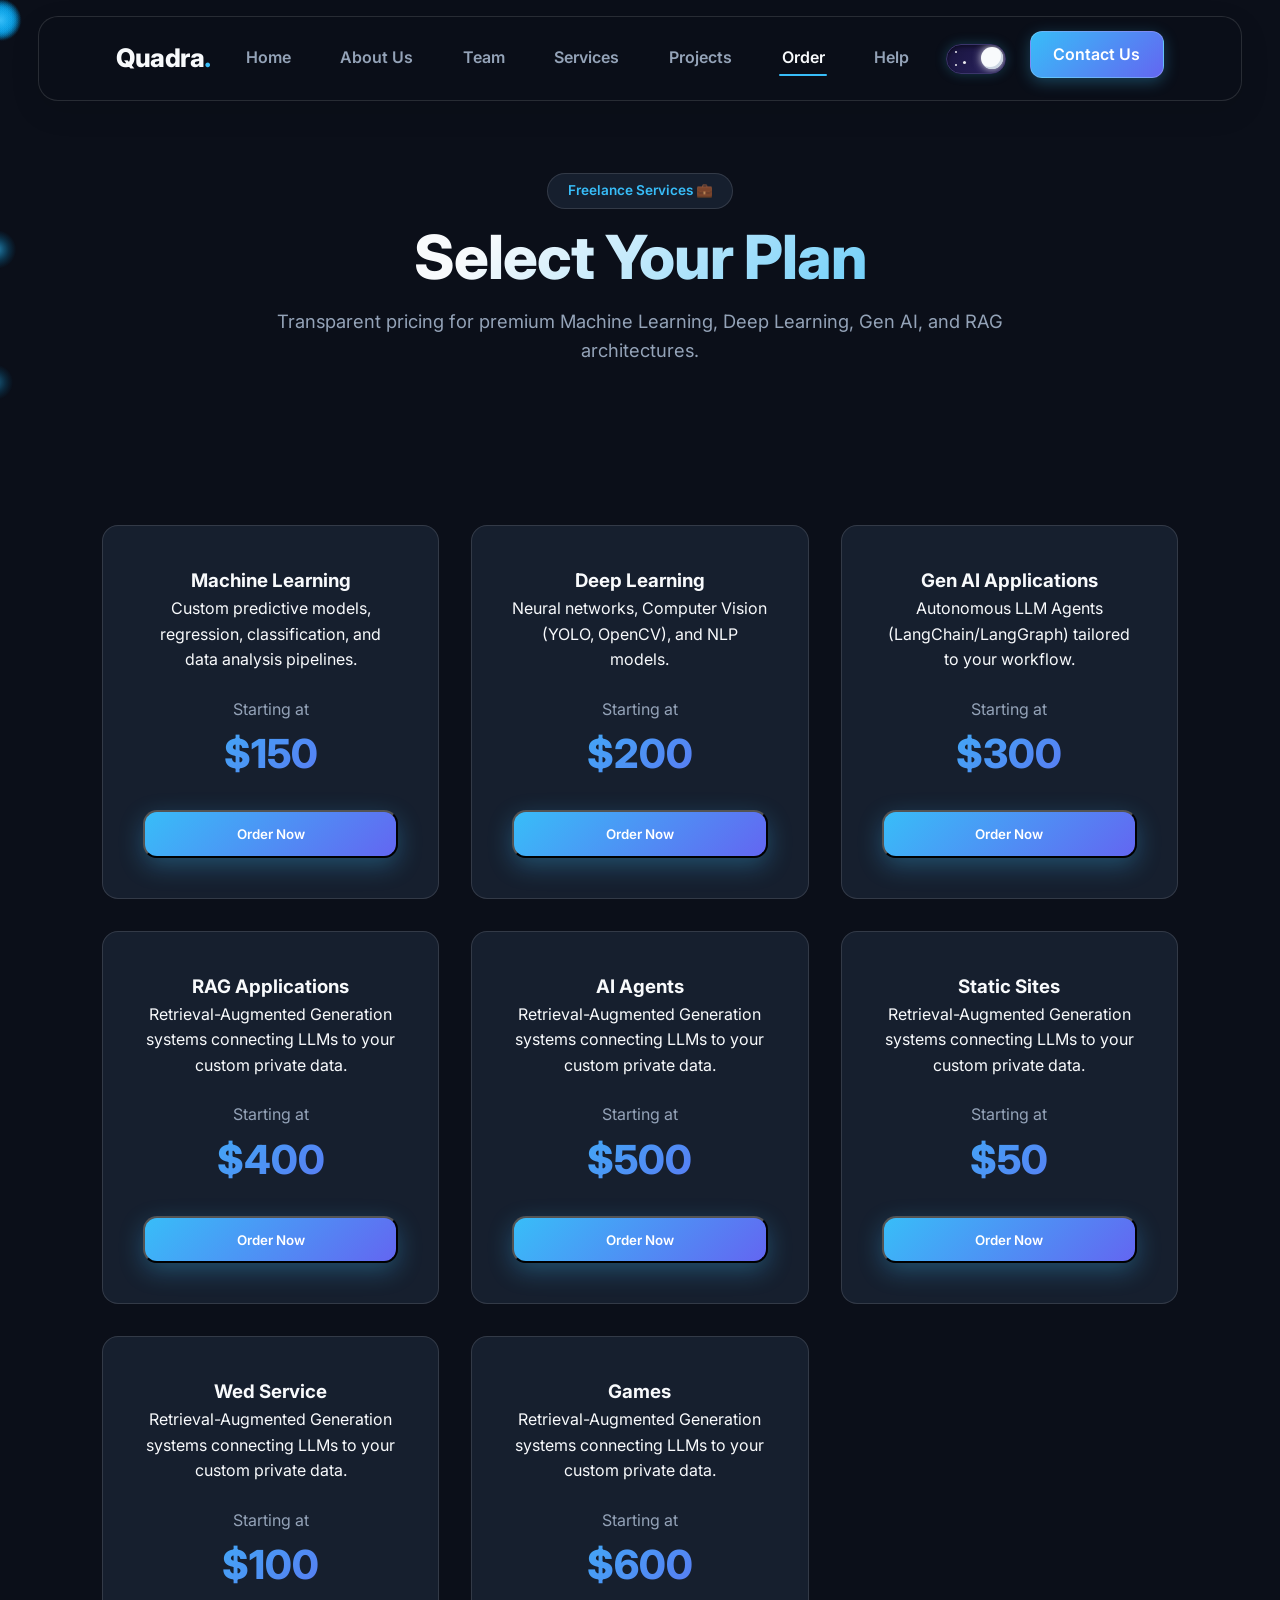
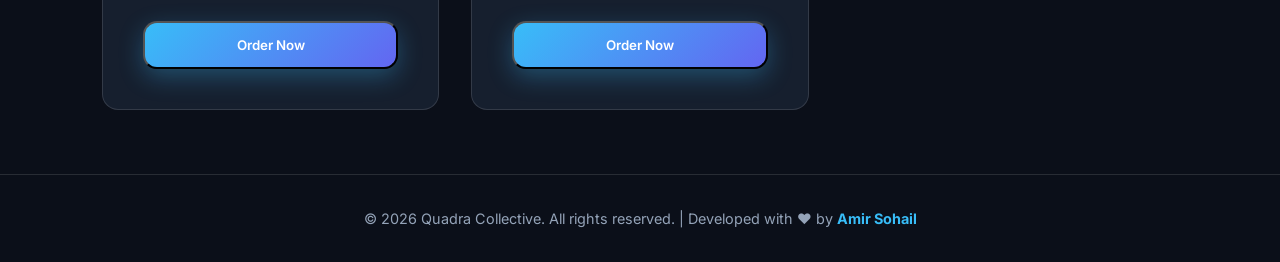
<file: order.html>
<!DOCTYPE html>
<html lang="en">
<head>
  <meta charset="UTF-8">
  <meta name="viewport" content="width=device-width, initial-scale=1.0">
  <title>Order Services - Quadra</title>
  <link rel="stylesheet" href="styles.css">
  <link href="https://fonts.googleapis.com/css2?family=Inter:wght@300;400;600;700;800&display=swap" rel="stylesheet">
  <link rel="stylesheet" href="https://cdnjs.cloudflare.com/ajax/libs/font-awesome/6.4.0/css/all.min.css">
</head>
<body class="dark-theme">

  <!-- Background Canvases -->
  <canvas id="bg-canvas"></canvas>
  <canvas id="particle-canvas"></canvas>

  <!-- Navbar -->
  <nav class="navbar fade-in-down">
    <div class="logo">Quadra<span class="logo-dot">.</span></div>
    <button class="nav-toggle" id="nav-toggle" aria-label="Toggle navigation menu" aria-expanded="false">
      <span></span><span></span><span></span>
    </button>
    <ul class="nav-links nav-collapsible" id="nav-links">
      <li><a href="index.html" class="nav-item">Home</a></li>
      <li><a href="#about" class="nav-item">About Us</a></li>
      <li><a href="#team" class="nav-item">Team</a></li>
      <li><a href="#services" class="nav-item">Services</a></li>
      <!-- Navigation links ke andar is line ko add karo -->
      <li><a href="projects.html" class="nav-item">Projects</a></li>
      <li><a href="order.html" class="nav-item active">Order</a></li>
      <li><a href="help.html" class="nav-item">Help</a></li> 
      <li>
        <button id="theme-toggle" class="sky-switch" aria-label="Toggle Theme">
          <span class="sky-bg">
            <span class="celestial-body">
              <span class="sun-glow"></span>
            </span>
            <span class="star star-1"></span>
            <span class="star star-2"></span>
            <span class="star star-3"></span>
            <span class="cloud-puff"></span>
          </span>
        </button>
      </li>
      <li><a href="#contact" class="btn-nav particle-trigger rgb-hover-btn">Contact Us</a></li>
    </ul>
  </nav>

  <!-- Pricing Hero -->
  <section class="hero">
    <div class="hero-content fade-in-up">
      <span class="badge">Freelance Services 💼</span>
      <h1 class="gradient-text animated-main-title">Select Your Plan</h1>
      <p class="hero-subtext">Transparent pricing for premium Machine Learning, Deep Learning, Gen AI, and RAG architectures.</p>
    </div>
  </section>

  <!-- Pricing Grid Section -->
  <section class="section">
    <div class="services-grid">
      
      <!-- ML Card -->
      <div class="service-card hover-lift pricing-card">
        <h3>Machine Learning</h3>
        <p>Custom predictive models, regression, classification, and data analysis pipelines.</p>
        <div class="price-tag">Starting at <span>$150</span></div>
        <button class="btn btn-primary particle-trigger glow-btn open-modal-btn" data-service="Machine Learning Pipeline">Order Now</button>
      </div>

      <!-- DL Card -->
      <div class="service-card hover-lift pricing-card">
        <h3>Deep Learning</h3>
        <p>Neural networks, Computer Vision (YOLO, OpenCV), and NLP models.</p>
        <div class="price-tag">Starting at <span>$200</span></div>
        <button class="btn btn-primary particle-trigger glow-btn open-modal-btn" data-service="Deep Learning Architecture">Order Now</button>
      </div>

      <!-- Gen AI Card -->
      <div class="service-card hover-lift pricing-card">
        <h3>Gen AI Applications</h3>
        <p>Autonomous LLM Agents (LangChain/LangGraph) tailored to your workflow.</p>
        <div class="price-tag">Starting at <span>$300</span></div>
        <button class="btn btn-primary particle-trigger glow-btn open-modal-btn" data-service="Generative AI Agent">Order Now</button>
      </div>

      <!-- RAG Card -->
      <div class="service-card hover-lift pricing-card">
        <h3>RAG Applications</h3>
        <p>Retrieval-Augmented Generation systems connecting LLMs to your custom private data.</p>
        <div class="price-tag">Starting at <span>$400</span></div>
        <button class="btn btn-primary particle-trigger glow-btn open-modal-btn" data-service="RAG Application">Order Now</button>
      </div>
      
      <!-- Agents Card -->
      <div class="service-card hover-lift pricing-card">
        <h3>AI Agents</h3>
        <p>Retrieval-Augmented Generation systems connecting LLMs to your custom private data.</p>
        <div class="price-tag">Starting at <span>$500</span></div>
        <button class="btn btn-primary particle-trigger glow-btn open-modal-btn" data-service="AI Agents">Order Now</button>
      </div>

      <!-- Static Sites Card -->
      <div class="service-card hover-lift pricing-card">
        <h3>Static Sites</h3>
        <p>Retrieval-Augmented Generation systems connecting LLMs to your custom private data.</p>
        <div class="price-tag">Starting at <span>$50</span></div>
        <button class="btn btn-primary particle-trigger glow-btn open-modal-btn" data-service="Static Sites">Order Now</button>
      </div>


      <!-- Wed Service Card -->
      <div class="service-card hover-lift pricing-card">
        <h3>Wed Service</h3>
        <p>Retrieval-Augmented Generation systems connecting LLMs to your custom private data.</p>
        <div class="price-tag">Starting at <span>$100</span></div>
        <button class="btn btn-primary particle-trigger glow-btn open-modal-btn" data-service="Wed Service">Order Now</button>
      </div>

      <!-- Games Card -->
      <div class="service-card hover-lift pricing-card">
        <h3>Games</h3>
        <p>Retrieval-Augmented Generation systems connecting LLMs to your custom private data.</p>
        <div class="price-tag">Starting at <span>$600</span></div>
        <button class="btn btn-primary particle-trigger glow-btn open-modal-btn" data-service="Games">Order Now</button>
      </div>

    </div>
  </section>

  <!-- Order Modal (Mailbox Pop-up) -->
  <div id="orderModal" class="modal-overlay hidden">
    <div class="modal-content">
      <span class="close-modal">&times;</span>
      <h2 style="margin-bottom: 20px;">Project Requirements</h2>
      <p id="selected-service-text" style="color: var(--accent); margin-bottom: 20px; font-weight: 600;"></p>
      
      <!-- Tumhara Contact form jaisa structure -->
      <form id="order-form" class="contact-form">
        <div class="input-group">
          <input type="text" id="order-name" required placeholder=" ">
          <label for="order-name">Your Name</label>
        </div>
        <div class="input-group">
          <input type="email" id="order-email" required placeholder=" ">
          <label for="order-email">Your Email / Gmail</label>
        </div>
        <div class="input-group">
          <textarea id="order-req" rows="6" required placeholder=" "></textarea>
          <label for="order-req">Detailed Requirement Description...</label>
        </div>
        <button type="submit" class="btn btn-primary glow-btn">Submit Request</button>
      </form>
    </div>
  </div>

<!-- Updated Footer with Developer Credit -->
  <footer>
    <p>&copy; 2026 Quadra Collective. All rights reserved. | Developed with ❤️ by <a href="https://github.com/amirsohail100" target="_blank" class="dev-credit">Amir Sohail</a></p>
  </footer>

  <script src="script.js"></script>
  <!-- Modal functionality script -->
  <script>
    document.addEventListener('DOMContentLoaded', () => {
      const modal = document.getElementById('orderModal');
      const btns = document.querySelectorAll('.open-modal-btn');
      const closeBtn = document.querySelector('.close-modal');
      const serviceText = document.getElementById('selected-service-text');

      // Open Modal
      btns.forEach(btn => {
        btn.addEventListener('click', (e) => {
          const serviceName = e.target.getAttribute('data-service');
          serviceText.innerText = `Selected Service: ${serviceName}`;
          modal.classList.remove('hidden');
          // Disable body scroll when modal is open
          document.body.style.overflow = 'hidden'; 
        });
      });

      // Close Modal
      closeBtn.addEventListener('click', () => {
        modal.classList.add('hidden');
        document.body.style.overflow = 'auto';
      });

      // Close on clicking outside the modal
      window.addEventListener('click', (e) => {
        if (e.target === modal) {
          modal.classList.add('hidden');
          document.body.style.overflow = 'auto';
        }
      });
    });
  </script>
</body>
</html>
</file>
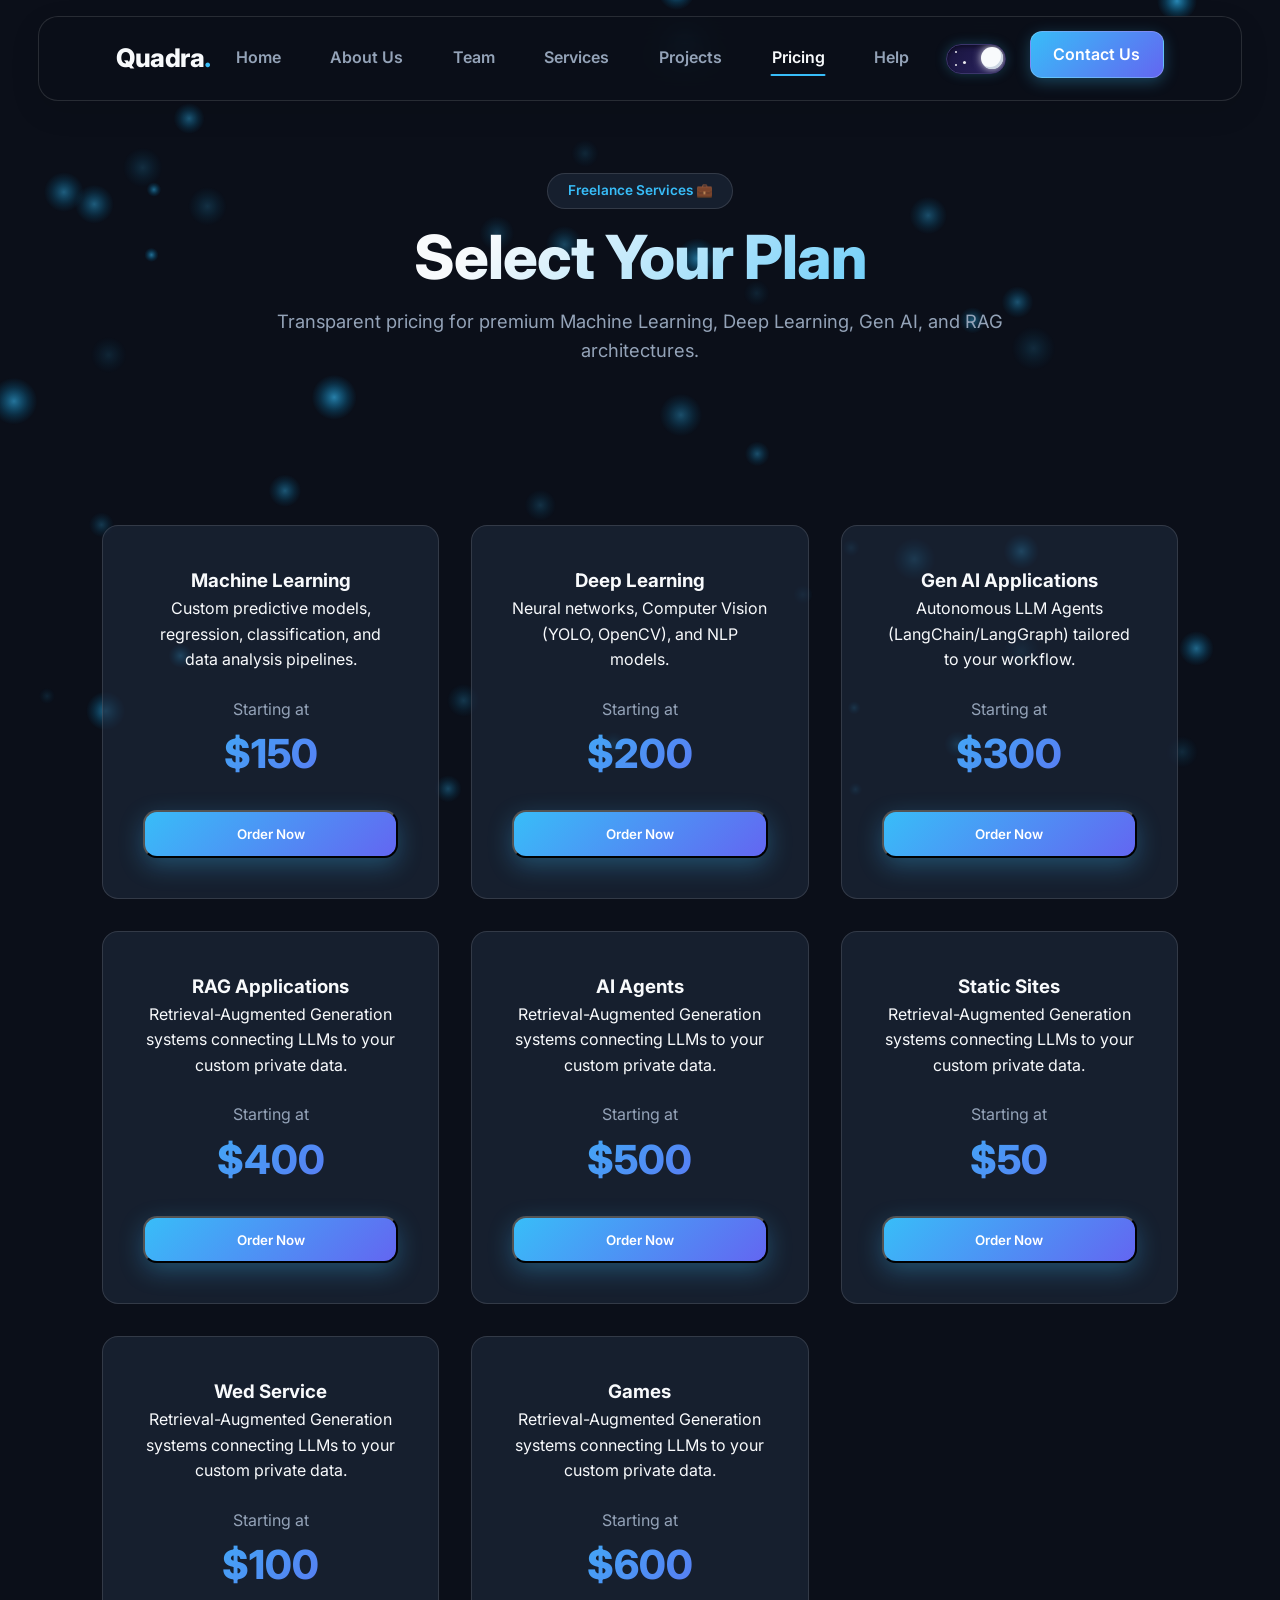
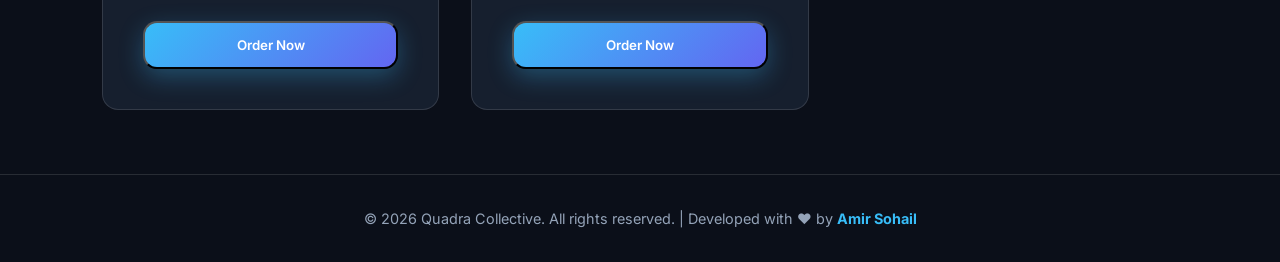
<file: pricing.html>
<!DOCTYPE html>
<html lang="en">
<head>
  <meta charset="UTF-8">
  <meta name="viewport" content="width=device-width, initial-scale=1.0">
  <title>Pricing Services - Quadra</title>
  <link rel="stylesheet" href="styles.css">
  <link href="https://fonts.googleapis.com/css2?family=Inter:wght@300;400;600;700;800&display=swap" rel="stylesheet">
  <link rel="stylesheet" href="https://cdnjs.cloudflare.com/ajax/libs/font-awesome/6.4.0/css/all.min.css">
</head>
<body class="dark-theme">

  <!-- Background Canvases -->
  <canvas id="bg-canvas"></canvas>
  <canvas id="particle-canvas"></canvas>

  <!-- Navbar -->
  <nav class="navbar fade-in-down">
    <div class="logo">Quadra<span class="logo-dot">.</span></div>
    <button class="nav-toggle" id="nav-toggle" aria-label="Toggle navigation menu" aria-expanded="false">
      <span></span><span></span><span></span>
    </button>
    <ul class="nav-links nav-collapsible" id="nav-links">
      <li><a href="index.html" class="nav-item">Home</a></li>
      <li><a href="#about" class="nav-item">About Us</a></li>
      <li><a href="#team" class="nav-item">Team</a></li>
      <li><a href="#services" class="nav-item">Services</a></li>
      <!-- Navigation links ke andar is line ko add karo -->
      <li><a href="projects.html" class="nav-item">Projects</a></li>
      <li><a href="pricing.html" class="nav-item active">Pricing</a></li>
      <li><a href="help.html" class="nav-item">Help</a></li> 
      <li>
        <button id="theme-toggle" class="sky-switch" aria-label="Toggle Theme">
          <span class="sky-bg">
            <span class="celestial-body">
              <span class="sun-glow"></span>
            </span>
            <span class="star star-1"></span>
            <span class="star star-2"></span>
            <span class="star star-3"></span>
            <span class="cloud-puff"></span>
          </span>
        </button>
      </li>
      <li><a href="#contact" class="btn-nav particle-trigger rgb-hover-btn">Contact Us</a></li>
    </ul>
  </nav>

  <!-- Pricing Hero -->
  <section class="hero">
    <div class="hero-content fade-in-up">
      <span class="badge">Freelance Services 💼</span>
      <h1 class="gradient-text animated-main-title">Select Your Plan</h1>
      <p class="hero-subtext">Transparent pricing for premium Machine Learning, Deep Learning, Gen AI, and RAG architectures.</p>
    </div>
  </section>

  <!-- Pricing Grid Section -->
  <section class="section">
    <div class="services-grid">
      
      <!-- ML Card -->
      <div class="service-card hover-lift pricing-card">
        <h3>Machine Learning</h3>
        <p>Custom predictive models, regression, classification, and data analysis pipelines.</p>
        <div class="price-tag">Starting at <span>$150</span></div>
        <button class="btn btn-primary particle-trigger glow-btn open-modal-btn" data-service="Machine Learning Pipeline">Order Now</button>
      </div>

      <!-- DL Card -->
      <div class="service-card hover-lift pricing-card">
        <h3>Deep Learning</h3>
        <p>Neural networks, Computer Vision (YOLO, OpenCV), and NLP models.</p>
        <div class="price-tag">Starting at <span>$200</span></div>
        <button class="btn btn-primary particle-trigger glow-btn open-modal-btn" data-service="Deep Learning Architecture">Order Now</button>
      </div>

      <!-- Gen AI Card -->
      <div class="service-card hover-lift pricing-card">
        <h3>Gen AI Applications</h3>
        <p>Autonomous LLM Agents (LangChain/LangGraph) tailored to your workflow.</p>
        <div class="price-tag">Starting at <span>$300</span></div>
        <button class="btn btn-primary particle-trigger glow-btn open-modal-btn" data-service="Generative AI Agent">Order Now</button>
      </div>

      <!-- RAG Card -->
      <div class="service-card hover-lift pricing-card">
        <h3>RAG Applications</h3>
        <p>Retrieval-Augmented Generation systems connecting LLMs to your custom private data.</p>
        <div class="price-tag">Starting at <span>$400</span></div>
        <button class="btn btn-primary particle-trigger glow-btn open-modal-btn" data-service="RAG Application">Order Now</button>
      </div>
      
      <!-- Agents Card -->
      <div class="service-card hover-lift pricing-card">
        <h3>AI Agents</h3>
        <p>Retrieval-Augmented Generation systems connecting LLMs to your custom private data.</p>
        <div class="price-tag">Starting at <span>$500</span></div>
        <button class="btn btn-primary particle-trigger glow-btn open-modal-btn" data-service="AI Agents">Order Now</button>
      </div>

      <!-- Static Sites Card -->
      <div class="service-card hover-lift pricing-card">
        <h3>Static Sites</h3>
        <p>Retrieval-Augmented Generation systems connecting LLMs to your custom private data.</p>
        <div class="price-tag">Starting at <span>$50</span></div>
        <button class="btn btn-primary particle-trigger glow-btn open-modal-btn" data-service="Static Sites">Order Now</button>
      </div>


      <!-- Wed Service Card -->
      <div class="service-card hover-lift pricing-card">
        <h3>Wed Service</h3>
        <p>Retrieval-Augmented Generation systems connecting LLMs to your custom private data.</p>
        <div class="price-tag">Starting at <span>$100</span></div>
        <button class="btn btn-primary particle-trigger glow-btn open-modal-btn" data-service="Wed Service">Order Now</button>
      </div>

      <!-- Games Card -->
      <div class="service-card hover-lift pricing-card">
        <h3>Games</h3>
        <p>Retrieval-Augmented Generation systems connecting LLMs to your custom private data.</p>
        <div class="price-tag">Starting at <span>$600</span></div>
        <button class="btn btn-primary particle-trigger glow-btn open-modal-btn" data-service="Games">Order Now</button>
      </div>

    </div>
  </section>

  <!-- Order Modal (Mailbox Pop-up) -->
  <div id="orderModal" class="modal-overlay hidden">
    <div class="modal-content">
      <span class="close-modal">&times;</span>
      <h2 style="margin-bottom: 20px;">Project Requirements</h2>
      <p id="selected-service-text" style="color: var(--accent); margin-bottom: 20px; font-weight: 600;"></p>
      
      <!-- Tumhara Contact form jaisa structure -->
      <form id="order-form" class="contact-form">
        <div class="input-group">
          <input type="text" id="order-name" required placeholder=" ">
          <label for="order-name">Your Name</label>
        </div>
        <div class="input-group">
          <input type="email" id="order-email" required placeholder=" ">
          <label for="order-email">Your Email / Gmail</label>
        </div>
        <div class="input-group">
          <textarea id="order-req" rows="6" required placeholder=" "></textarea>
          <label for="order-req">Detailed Requirement Description...</label>
        </div>
        <button type="submit" class="btn btn-primary glow-btn">Submit Request</button>
      </form>
    </div>
  </div>

<!-- Updated Footer with Developer Credit -->
  <footer>
    <p>&copy; 2026 Quadra Collective. All rights reserved. | Developed with ❤️ by <a href="https://github.com/amirsohail100" target="_blank" class="dev-credit">Amir Sohail</a></p>
  </footer>

  <script src="script.js"></script>
  <!-- Modal functionality script -->
  <script>
    document.addEventListener('DOMContentLoaded', () => {
      const modal = document.getElementById('orderModal');
      const btns = document.querySelectorAll('.open-modal-btn');
      const closeBtn = document.querySelector('.close-modal');
      const serviceText = document.getElementById('selected-service-text');

      // Open Modal
      btns.forEach(btn => {
        btn.addEventListener('click', (e) => {
          const serviceName = e.target.getAttribute('data-service');
          serviceText.innerText = `Selected Service: ${serviceName}`;
          modal.classList.remove('hidden');
          // Disable body scroll when modal is open
          document.body.style.overflow = 'hidden'; 
        });
      });

      // Close Modal
      closeBtn.addEventListener('click', () => {
        modal.classList.add('hidden');
        document.body.style.overflow = 'auto';
      });

      // Close on clicking outside the modal
      window.addEventListener('click', (e) => {
        if (e.target === modal) {
          modal.classList.add('hidden');
          document.body.style.overflow = 'auto';
        }
      });
    });
  </script>
</body>
</html>
</file>
<file: styles.css>
/* ==========================================================================
   THEME VARIABLES & COLOR TOKENS
   ========================================================================== */
:root {
  --mouse-x: -1000px;
  --mouse-y: -1000px;
}

/* Dark Theme Tokens */
.dark-theme {
  --bg-primary: #0b0f19;
  --bg-secondary: rgba(17, 24, 39, 0.75);
  --accent: #38bdf8;
  --accent-hover: #0284c7;
  --accent-gradient: linear-gradient(135deg, #38bdf8 0%, #6366f1 100%);
  --text-main: #f8fafc;
  --text-muted: #94a3b8;
  --card-bg: rgba(30, 41, 59, 0.65);
  --nav-bg: rgba(11, 15, 25, 0.75);
  --border-color: rgba(255, 255, 255, 0.12);
  --glow-color: rgba(56, 189, 248, 0.3);
  --input-bg: rgba(15, 23, 42, 0.6);
  --tag-bg: rgba(255, 255, 255, 0.08);

  /* Bracket Glow Colors */
  --bracket-color-1: rgba(56, 189, 248, 0.45);
  --bracket-color-2: rgba(236, 72, 153, 0.45);
  --bracket-color-3: rgba(168, 85, 247, 0.45);
  --bracket-glow: rgba(56, 189, 248, 0.25);

  /* Team Member Card Glow - Dark Mode */
  --member-glow-bg: linear-gradient(
    135deg,
    #00f2fe 0%,
    #4facfe 25%,
    #6366f1 50%,
    #ff0844 75%,
    #ffb199 100%
  );
  --member-glow-shadow:
    0 0 30px rgba(56, 189, 248, 0.4), 0 0 60px rgba(99, 102, 241, 0.2);
  --member-glow-border: rgba(56, 189, 248, 0.8);
}

/* Light Theme Tokens */
.light-theme {
  --bg-primary: #f8fafc;
  --bg-secondary: rgba(241, 245, 249, 0.85);
  --accent: #0284c7;
  --accent-hover: #0369a1;
  --accent-gradient: linear-gradient(135deg, #0284c7 0%, #4f46e5 100%);
  --text-main: #0f172a;
  --text-muted: #475569;
  --card-bg: rgba(255, 255, 255, 0.9);
  --nav-bg: rgba(255, 255, 255, 0.85);
  --border-color: rgba(0, 0, 0, 0.1);
  --glow-color: rgba(2, 132, 199, 0.15);
  --input-bg: rgba(255, 255, 255, 0.95);
  --tag-bg: rgba(0, 0, 0, 0.05);

  /* Bracket Glow Colors - Light Mode */
  --bracket-color-1: rgba(2, 132, 199, 0.6);
  --bracket-color-2: rgba(225, 29, 72, 0.55);
  --bracket-color-3: rgba(124, 58, 237, 0.55);
  --bracket-glow: rgba(2, 132, 199, 0.15);

  /* Team Member Card Glow - Light Mode */
  --member-glow-bg: linear-gradient(
    135deg,
    #38bdf8 0%,
    #818cf8 40%,
    #c084fc 70%,
    #f472b6 100%
  );
  --member-glow-shadow:
    0 12px 35px rgba(2, 132, 199, 0.22), 0 0 25px rgba(99, 102, 241, 0.18);
  --member-glow-border: #0284c7;
}

/* ==========================================================================
   RESET & GLOBAL BASE STYLES
   ========================================================================== */
* {
  box-sizing: border-box;
  margin: 0;
  padding: 0;
  font-family: "Inter", sans-serif;
}

body {
  background-color: var(--bg-primary);
  color: var(--text-main);
  line-height: 1.6;
  transition:
    background-color 0.4s ease,
    color 0.4s ease;
  position: relative;
  min-height: 100vh;
  overflow-x: hidden;
}

/* Ambient Canvases */
#bg-canvas,
#particle-canvas {
  position: fixed;
  top: 0;
  left: 0;
  width: 100vw;
  height: 100vh;
  pointer-events: none;
}
#bg-canvas {
  z-index: 0;
}
#particle-canvas {
  z-index: 9999;
}

/* Interactive Cursor Radial Light Overlay */
body::before {
  content: "";
  position: absolute;
  top: 0;
  left: 0;
  width: 100%;
  height: 100%;
  pointer-events: none;
  z-index: 0;
  background: radial-gradient(
    550px circle at var(--mouse-x) var(--mouse-y),
    var(--glow-color),
    transparent 75%
  );
}

.navbar,
.hero,
.section,
footer {
  position: relative;
  z-index: 1;
}

/* ==========================================================================
   NAVBAR & CELESTIAL THEME TOGGLE BUTTON
   ========================================================================== */
.navbar {
  display: flex;
  justify-content: space-between;
  align-items: center;
  padding: 0.9rem 6%;
  margin: 1rem 3% 0 3%;
  border-radius: 20px;
  background: var(--nav-bg);
  backdrop-filter: blur(16px);
  -webkit-backdrop-filter: blur(16px);
  position: sticky;
  top: 1rem;
  z-index: 100;
  border: 1px solid var(--border-color);
  box-shadow: 0 10px 30px rgba(0, 0, 0, 0.1);
  transition: all 0.4s ease;
}

.fade-in-down {
  animation: fadeInDown 0.8s ease forwards;
}

.logo {
  font-size: 1.6rem;
  font-weight: 800;
  letter-spacing: -0.5px;
  color: var(--text-main);
  text-decoration: none;
}

.logo-dot {
  color: var(--accent);
  display: inline-block;
  transition: transform 0.3s ease;
}

.logo:hover .logo-dot {
  transform: scale(1.5);
}

.nav-links {
  display: flex;
  list-style: none;
  gap: 1.5rem;
  align-items: center;
}

.nav-item {
  color: var(--text-muted);
  text-decoration: none;
  font-weight: 600;
  padding: 0.4rem 0.8rem;
  border-radius: 8px;
  position: relative;
  transition: color 0.3s ease;
}

.nav-item:hover,
.nav-item.active {
  color: var(--text-main);
}

.nav-item::after {
  content: "";
  position: absolute;
  bottom: -2px;
  left: 50%;
  width: 0%;
  height: 2px;
  background: var(--accent);
  transition: all 0.3s ease;
  transform: translateX(-50%);
  border-radius: 2px;
}

.nav-item:hover::after,
.nav-item.active::after {
  width: 70%;
}

/* Contact Us Nav Button & RGB Glow */
.btn-nav {
  background: var(--accent-gradient);
  color: #ffffff !important;
  padding: 0.6rem 1.4rem;
  border-radius: 12px;
  font-weight: 600;
  text-decoration: none !important;
  box-shadow: 0 4px 15px var(--glow-color);
  transition: all 0.3s ease;
  border: 1px solid rgba(255, 255, 255, 0.2);
  position: relative;
  overflow: hidden;
  display: inline-block;
}

.rgb-hover-btn {
  position: relative;
  z-index: 1;
  transition: transform 0.3s ease;
}

.rgb-hover-btn::before {
  content: "";
  position: absolute;
  inset: -3px;
  border-radius: inherit;
  background: linear-gradient(
    45deg,
    #ff0000,
    #ff7300,
    #fffb00,
    #48ff00,
    #00ffd5,
    #002bf8,
    #7a00ff,
    #ff00c8,
    #ff0000
  );
  background-size: 300% 300%;
  z-index: -1;
  opacity: 0;
  filter: blur(10px);
  transition: opacity 0.4s ease;
}

.rgb-hover-btn:hover {
  transform: translateY(-2px) scale(1.03);
  text-decoration: none !important;
}

.rgb-hover-btn:hover::before {
  opacity: 1;
  animation:
    rgbGlow 4s linear infinite,
    rgbBreathing 2.5s ease-in-out infinite alternate;
}

/* Mobile Hamburger Nav Toggle (hidden on desktop) */
.nav-toggle {
  display: none;
  flex-direction: column;
  justify-content: space-between;
  width: 26px;
  height: 19px;
  background: none;
  border: none;
  padding: 0;
  cursor: pointer;
  z-index: 101;
}
.nav-toggle span {
  display: block;
  width: 100%;
  height: 2.5px;
  background: var(--text-main);
  border-radius: 2px;
  transition: transform 0.3s ease, opacity 0.3s ease;
}
.nav-toggle.active span:nth-child(1) {
  transform: translateY(8px) rotate(45deg);
}
.nav-toggle.active span:nth-child(2) {
  opacity: 0;
}
.nav-toggle.active span:nth-child(3) {
  transform: translateY(-8px) rotate(-45deg);
}

/* Celestial Day/Night Theme Switcher Elements */
.sky-switch {
  background: none;
  border: none;
  padding: 0;
  cursor: pointer;
  outline: none;
  display: flex;
  align-items: center;
}

.sky-bg {
  width: 60px;
  height: 30px;
  border-radius: 30px;
  position: relative;
  overflow: hidden;
  display: block;
  transition:
    background 0.4s ease,
    border-color 0.4s ease,
    box-shadow 0.4s ease;
  border: 1.5px solid var(--border-color);
}

.dark-theme .sky-bg {
  background: linear-gradient(135deg, #18143d 0%, #2b2361 100%);
  border-color: #3b356b;
  box-shadow:
    inset 0 2px 4px rgba(0, 0, 0, 0.5),
    0 0 12px rgba(56, 189, 248, 0.25);
}

.light-theme .sky-bg {
  background: linear-gradient(135deg, #38bdf8 0%, #0284c7 100%);
  border-color: #0284c7;
  box-shadow:
    inset 0 2px 4px rgba(0, 0, 0, 0.15),
    0 2px 10px rgba(2, 132, 199, 0.3);
}

.celestial-body {
  width: 22px;
  height: 22px;
  border-radius: 50%;
  position: absolute;
  top: 2.5px;
  left: 2.5px;
  transition:
    transform 0.4s cubic-bezier(0.34, 1.56, 0.64, 1),
    background-color 0.4s,
    box-shadow 0.4s;
}

.dark-theme .celestial-body {
  transform: translateX(31px);
  background-color: #f8fafc;
  box-shadow:
    0 0 8px rgba(248, 250, 252, 0.9),
    inset -2px -2px 0px #cbd5e1;
}

.light-theme .celestial-body {
  transform: translateX(0px);
  background-color: #fde047;
  box-shadow:
    0 0 10px #fde047,
    0 0 18px #f59e0b;
}

.sun-glow {
  position: absolute;
  inset: -3px;
  border-radius: 50%;
  opacity: 0;
  transition: opacity 0.4s;
  background: radial-gradient(
    circle,
    rgba(254, 240, 138, 0.8) 0%,
    transparent 70%
  );
}

.light-theme .sun-glow {
  opacity: 1;
}

.star {
  position: absolute;
  background-color: #ffffff;
  border-radius: 50%;
  opacity: 0;
  transition: opacity 0.3s ease;
}

.dark-theme .star {
  opacity: 0.9;
}

.star-1 {
  width: 2px;
  height: 2px;
  top: 6px;
  left: 8px;
}
.star-2 {
  width: 3px;
  height: 3px;
  top: 16px;
  left: 16px;
}
.star-3 {
  width: 2px;
  height: 2px;
  top: 19px;
  left: 8px;
}

.cloud-puff {
  position: absolute;
  bottom: 2px;
  right: 6px;
  width: 18px;
  height: 8px;
  background: rgba(255, 255, 255, 0.85);
  border-radius: 10px;
  opacity: 0;
  transition:
    opacity 0.4s ease,
    transform 0.4s ease;
}

.light-theme .cloud-puff {
  opacity: 1;
  transform: translateY(0);
}

/* ==========================================================================
   HERO SECTION & BRACKETS ANIMATION
   ========================================================================== */
.hero {
  min-height: 40vh;
  display: flex;
  align-items: center;
  justify-content: center;
  text-align: center;
  padding: 2rem 5%;
}

.hero-content {
  max-width: 780px;
}

.gradient-text {
  background: linear-gradient(135deg, var(--text-main) 30%, var(--accent) 100%);
  background-clip: text;
  -webkit-background-clip: text;
  -webkit-text-fill-color: transparent;
}

.badge {
  background-color: var(--card-bg);
  color: var(--accent);
  padding: 0.4rem 1.2rem;
  border-radius: 20px;
  font-size: 0.85rem;
  font-weight: 600;
  border: 1px solid var(--border-color);
  display: inline-block;
}

.hero-subtext {
  color: var(--text-muted);
  font-size: 1.15rem;
  margin-bottom: 1.5rem;
}

.hero-buttons {
  display: flex;
  gap: 1.2rem;
  justify-content: center;
  flex-wrap: wrap;
}

/* Floating Code Brackets Header */
.header-animation-wrapper {
  position: relative;
  display: inline-block;
  padding: 1.5rem 3rem;
  margin: 0.5rem 0;
}
.animated-main-title {
  position: relative;
  z-index: 2;
  font-size: clamp(2rem, 5.5vw + 1rem, 3.8rem);
  font-weight: 800;
  letter-spacing: -1px;
}
.floating-brackets-container {
  position: absolute;
  inset: 0;
  pointer-events: none;
  z-index: 1;
}
.code-bracket {
  position: absolute;
  font-family: "Fira Code", monospace;
  font-weight: 700;
  user-select: none;
  transition:
    color 0.4s ease,
    text-shadow 0.4s ease;
  animation: floatBracket 7s ease-in-out infinite alternate;
}

.bracket-1 {
  font-size: 3.5rem;
  color: var(--bracket-color-1);
  top: -20px;
  left: -20px;
  animation-delay: 0s;
}
.bracket-2 {
  font-size: 3.8rem;
  color: var(--bracket-color-2);
  bottom: -25px;
  right: -25px;
  animation-delay: -2s;
}
.bracket-3 {
  font-size: 2.8rem;
  color: var(--bracket-color-3);
  top: -15px;
  right: 20%;
  animation-delay: -3.5s;
}
.bracket-4 {
  font-size: 3rem;
  color: var(--bracket-color-1);
  bottom: -15px;
  left: 25%;
  animation-delay: -1s;
}
.bracket-5 {
  font-size: 2.5rem;
  color: var(--bracket-color-2);
  top: 40%;
  left: -35px;
  animation-delay: -4.5s;
}
.bracket-6 {
  font-size: 2.6rem;
  color: var(--bracket-color-3);
  top: 35%;
  right: -35px;
  animation-delay: -2.5s;
}
.bracket-7 {
  font-size: 2.2rem;
  color: var(--bracket-color-1);
  top: 10%;
  left: 45%;
  animation-delay: -5s;
}
.bracket-8 {
  font-size: 2.2rem;
  color: var(--bracket-color-2);
  bottom: 5%;
  right: 45%;
  animation-delay: -1.5s;
}

/* Feedback Widget */
.feedback-widget {
  margin: 1.8rem 0;
  display: flex;
  flex-direction: column;
  align-items: center;
  gap: 0.8rem;
}
.widget-title {
  font-size: 0.9rem;
  color: var(--text-muted);
  font-weight: 500;
  text-transform: uppercase;
}
.like-dislike-container {
  display: flex;
  gap: 1rem;
  background: var(--card-bg);
  padding: 0.5rem;
  border-radius: 50px;
  border: 1px solid var(--border-color);
  flex-wrap: wrap;
  justify-content: center;
}
.interactive-btn {
  display: flex;
  align-items: center;
  gap: 0.5rem;
  padding: 0.6rem 1.2rem;
  border-radius: 40px;
  border: 1px solid transparent;
  background: transparent;
  color: var(--text-main);
  font-weight: 600;
  cursor: pointer;
  transition: all 0.3s ease;
}
.like-btn:hover {
  background: rgba(56, 189, 248, 0.12);
  color: var(--accent);
}
.dislike-btn:hover {
  background: rgba(244, 63, 94, 0.12);
  color: #f43f5e;
}
.like-btn.liked {
  background: var(--accent);
  color: #ffffff;
}
.dislike-btn.disliked {
  background: #f43f5e;
  color: #ffffff;
  animation: dislikeShake 0.6s cubic-bezier(0.36, 0.07, 0.19, 0.97) both;
}

.badge-count {
  background: rgba(255, 255, 255, 0.2);
  padding: 0.1rem 0.5rem;
  border-radius: 12px;
  font-size: 0.8rem;
}

/* Buttons Base */
.btn {
  position: relative;
  padding: 0.85rem 2rem;
  border-radius: 14px;
  text-decoration: none !important;
  font-weight: 600;
  transition: all 0.3s ease;
  cursor: pointer;
  display: inline-block;
  z-index: 1;
}
.btn-primary {
  background: var(--accent-gradient);
  color: #ffffff;
  box-shadow: 0 8px 25px var(--glow-color);
}
.btn-secondary {
  border: 1px solid var(--border-color);
  color: var(--text-main);
  background: var(--card-bg);
}

/* ==========================================================================
   SECTIONS BASE & CARDS
   ========================================================================== */
.section {
  padding: 4rem 8%;
  text-align: center;
}
.bg-alt {
  background-color: var(--bg-secondary);
  backdrop-filter: blur(8px);
  -webkit-backdrop-filter: blur(8px);
}
.section h2 {
  font-size: 2.2rem;
  margin-bottom: 0.5rem;
}
.section-desc {
  color: var(--text-muted);
  margin-bottom: 3rem;
}

.stats-grid,
.services-grid,
.projects-grid {
  display: grid;
  grid-template-columns: repeat(auto-fit, minmax(260px, 1fr));
  gap: 2rem;
}
.stat-card,
.service-card,
.project-card {
  background-color: var(--card-bg);
  padding: 2rem;
  border-radius: 16px;
  border: 1px solid var(--border-color);
  transition: all 0.35s ease;
  text-align: left;
}
.hover-lift:hover {
  transform: translateY(-8px) scale(1.02);
  border-color: var(--accent);
  box-shadow: 0 12px 30px -5px var(--glow-color);
}

.project-card {
  display: flex;
  flex-direction: column;
  justify-content: space-between;
  gap: 1rem;
}
.project-header {
  display: flex;
  align-items: center;
  justify-content: space-between;
}
.project-icon {
  font-size: 1.8rem;
  color: var(--accent);
}
.project-type {
  font-size: 0.75rem;
  text-transform: uppercase;
  letter-spacing: 0.8px;
  color: var(--accent);
  font-weight: 700;
  background: var(--tag-bg);
  padding: 0.3rem 0.6rem;
  border-radius: 6px;
}

/* ==========================================================================
   PROJECT SHOWCASE GRID & HOVER/CLICK GLASSMORPHISM OVERLAY
   ========================================================================== */
.showcase-grid {
  display: grid;
  grid-template-columns: repeat(auto-fit, minmax(320px, 1fr));
  gap: 2.5rem;
  max-width: 1200px;
  margin: 0 auto;
}

.showcase-card {
  background: var(--card-bg);
  border: 1px solid var(--border-color);
  border-radius: 20px;
  overflow: hidden;
  transition:
    transform 0.4s ease,
    box-shadow 0.4s ease,
    border-color 0.4s ease;
  position: relative;
  box-shadow: 0 10px 25px rgba(0, 0, 0, 0.15);
}

.showcase-card:hover,
.showcase-card.active-touch {
  transform: translateY(-8px);
  border-color: var(--accent);
  box-shadow: 0 15px 35px var(--glow-color);
}

.project-img-wrapper {
  position: relative;
  width: 100%;
  min-height: 320px;
  overflow: hidden;
  cursor: pointer;
}

.project-img {
  width: 100%;
  height: 100%;
  object-fit: cover;
  transition: transform 0.5s ease;
}

.showcase-card:hover .project-img,
.showcase-card.active-touch .project-img {
  transform: scale(1.08);
}

/* Glassmorphism Overlay (Visible on Hover / Active Touch) */
.project-overlay {
  position: absolute;
  inset: 0;
  background: rgba(11, 15, 25, 0.92);
  backdrop-filter: blur(10px);
  -webkit-backdrop-filter: blur(10px);
  display: flex;
  align-items: center;
  justify-content: center;
  padding: 1.2rem;
  text-align: center;
  opacity: 0;
  visibility: hidden;
  transition:
    opacity 0.4s ease,
    visibility 0.4s ease;
  overflow-y: auto;
}

.light-theme .project-overlay {
  background: rgba(255, 255, 255, 0.94);
}

.showcase-card:hover .project-overlay,
.showcase-card.active-touch .project-overlay {
  opacity: 1;
  visibility: visible;
}

.overlay-content {
  display: flex;
  flex-direction: column;
  gap: 0.5rem;
  align-items: center;
  justify-content: center;
  width: 100%;
  transform: translateY(15px);
  transition: transform 0.4s ease;
}

.showcase-card:hover .overlay-content,
.showcase-card.active-touch .overlay-content {
  transform: translateY(0);
}

.overlay-content h3 {
  font-size: 1.25rem;
  color: var(--text-main);
  font-weight: 700;
  margin-bottom: 0.1rem;
}

.overlay-content p {
  font-size: 0.82rem;
  color: var(--text-muted);
  line-height: 1.35;
  max-width: 95%;
}

.overlay-content .tech-tags {
  justify-content: center;
  margin-top: 0.2rem;
  margin-bottom: 0.4rem;
}

.overlay-buttons {
  display: flex;
  gap: 0.8rem;
  margin-top: 0.4rem;
  flex-wrap: wrap;
  justify-content: center;
}

.btn-overlay {
  padding: 0.45rem 0.9rem;
  border-radius: 10px;
  font-size: 0.8rem;
  font-weight: 600;
  text-decoration: none !important;
  transition: all 0.3s ease;
  display: inline-flex;
  align-items: center;
  gap: 0.4rem;
}

.live-btn {
  background: var(--accent-gradient);
  color: #ffffff !important;
  box-shadow: 0 4px 12px var(--glow-color);
}

.github-btn {
  background: var(--tag-bg);
  color: var(--text-main) !important;
  border: 1px solid var(--border-color);
}

.btn-overlay:hover {
  transform: translateY(-2px) scale(1.04);
}

.card-footer-info {
  padding: 1rem 1.2rem;
  display: flex;
  justify-content: space-between;
  align-items: center;
  border-top: 1px solid var(--border-color);
  background: var(--nav-bg);
}

.card-footer-info h4 {
  font-size: 1rem;
  font-weight: 700;
}

/* ==========================================================================
   TEAM SECTION - NEON PROFILE CARDS
   ========================================================================== */
.team-timeline {
  display: flex;
  flex-direction: column;
  gap: 2.5rem;
  max-width: 1000px;
  margin: 0 auto;
}

.team-member-row {
  position: relative;
  display: flex;
  align-items: center;
  gap: 2.5rem;
  padding: 2.2rem;
  border-radius: 24px;
  background: var(--card-bg);
  border: 1px solid var(--border-color);
  text-align: left;
  transition:
    transform 0.4s ease,
    border-color 0.4s ease,
    box-shadow 0.4s ease;
  z-index: 1;
}

.team-member-row::after {
  content: "";
  position: absolute;
  inset: -3px;
  border-radius: 27px;
  background: var(--member-glow-bg);
  background-size: 300% 300%;
  z-index: -2;
  opacity: 0;
  filter: blur(14px);
  transition: opacity 0.4s ease-in-out;
  animation: rgbGlow 6s linear infinite;
}

.team-member-row:hover,
.team-member-row:focus-within {
  transform: translateY(-6px) scale(1.01);
  border-color: var(--member-glow-border);
  box-shadow: var(--member-glow-shadow);
}

.team-member-row:hover::after,
.team-member-row:focus-within::after {
  opacity: 1;
}

.team-member-row.left {
  flex-direction: row;
}
.team-member-row.right {
  flex-direction: row-reverse;
}

.member-image-box {
  flex-shrink: 0;
  width: 180px;
  text-align: center;
  display: flex;
  flex-direction: column;
  align-items: center;
  justify-content: center;
  z-index: 2;
}
.avatar-wrapper {
  width: 150px;
  height: 150px;
  border-radius: 50%;
  overflow: hidden;
  border: 3px solid var(--accent);
  box-shadow: 0 0 20px var(--glow-color);
  display: flex;
  align-items: center;
  justify-content: center;
  background: var(--bg-primary);
}
.member-avatar {
  width: 100%;
  height: 100%;
  object-fit: cover;
  object-position: center;
  display: block;
}
.member-avatar-placeholder {
  width: 100%;
  height: 100%;
  display: flex;
  align-items: center;
  justify-content: center;
  font-size: 3rem;
  color: var(--accent);
  background: var(--bg-primary);
}

.role-badge {
  display: inline-block;
  margin-top: 0.8rem;
  padding: 0.4rem 0.8rem;
  font-size: 0.75rem;
  font-weight: 600;
  border-radius: 20px;
  background: var(--glow-color);
  color: var(--accent);
  border: 1px solid var(--border-color);
  text-align: center;
}
.core-badge {
  background: linear-gradient(
    135deg,
    rgba(56, 189, 248, 0.2),
    rgba(99, 102, 241, 0.2)
  );
  color: var(--accent);
  border: 1px solid var(--accent);
  font-weight: 700;
}

.member-content {
  flex-grow: 1;
  z-index: 2;
}
.member-name {
  font-size: 1.7rem;
  margin-bottom: 0.4rem;
  color: var(--text-main);
}
.core-tag {
  font-size: 0.9rem;
  color: var(--accent);
  font-weight: 600;
  margin-left: 0.5rem;
}
.member-bio {
  font-size: 0.95rem;
  line-height: 1.6;
  color: var(--text-muted);
  margin-bottom: 1rem;
}

.skill-category {
  margin-bottom: 0.8rem;
}
.skill-category strong {
  display: block;
  font-size: 0.82rem;
  color: var(--accent);
  margin-bottom: 0.3rem;
  text-transform: uppercase;
  letter-spacing: 0.5px;
}

.tech-tags {
  display: flex;
  flex-wrap: wrap;
  gap: 0.5rem;
  margin-bottom: 0.5rem;
}
.tag {
  font-size: 0.8rem;
  padding: 0.25rem 0.75rem;
  border-radius: 8px;
  background: var(--tag-bg);
  color: var(--text-main);
  border: 1px solid var(--border-color);
}

.member-social-buttons {
  display: flex;
  flex-wrap: wrap;
  gap: 0.6rem;
  margin-top: 1.2rem;
}
.social-btn {
  position: relative;
  display: inline-flex;
  align-items: center;
  gap: 0.5rem;
  padding: 0.5rem 1rem;
  border-radius: 10px;
  font-size: 0.85rem;
  font-weight: 600;
  text-decoration: none !important;
  color: #ffffff;
  transition:
    transform 0.2s ease,
    opacity 0.2s ease;
  z-index: 1;
}
.social-btn:hover {
  transform: translateY(-2px);
  opacity: 0.9;
}

.social-btn.github {
  background: #24292e;
}
.social-btn.huggingface {
  background: #ffd21e;
  color: #000000;
}
.social-btn.kaggle {
  background: #20beff;
  color: #000000;
}
.social-btn.discord {
  background: #5865f2;
}
.social-btn.instagram {
  background: linear-gradient(
    45deg,
    #f09433,
    #e6683c,
    #dc2743,
    #cc2366,
    #bc1888
  );
}

/* ==========================================================================
   CONTACT FORM & FOOTER
   ========================================================================== */
.contact-form {
  max-width: 580px;
  margin: 0 auto;
  display: flex;
  flex-direction: column;
  gap: 1.5rem;
}
.input-group {
  position: relative;
  width: 100%;
}
.input-group input,
.input-group textarea {
  width: 100%;
  padding: 1.1rem 1.2rem;
  border-radius: 14px;
  border: 1.5px solid var(--border-color);
  background: var(--input-bg);
  color: var(--text-main);
  outline: none;
}
.input-group label {
  position: absolute;
  left: 1.2rem;
  top: 1.1rem;
  color: var(--text-muted);
  pointer-events: none;
  transition: all 0.3s ease;
}
.input-group input:focus ~ label,
.input-group input:not(:placeholder-shown) ~ label,
.input-group textarea:focus ~ label,
.input-group textarea:not(:placeholder-shown) ~ label {
  top: -0.65rem;
  left: 0.9rem;
  font-size: 0.75rem;
  font-weight: 700;
  background: var(--bg-primary);
  color: var(--accent);
}

.reveal-on-scroll {
  opacity: 0;
  transform: translateY(40px);
  transition: all 0.8s ease;
}
.reveal-on-scroll.active {
  opacity: 1;
  transform: translateY(0);
}

footer {
  text-align: center;
  padding: 2rem;
  border-top: 1px solid var(--border-color);
  color: var(--text-muted);
}

/* ==========================================================================
   KEYFRAME ANIMATIONS
   ========================================================================== */
@keyframes fadeInDown {
  from {
    opacity: 0;
    transform: translateY(-20px);
  }
  to {
    opacity: 1;
    transform: translateY(0);
  }
}

@keyframes floatBracket {
  0% {
    transform: translateY(0px) rotate(0deg) scale(1);
    text-shadow: 0 0 10px var(--bracket-glow);
  }
  50% {
    transform: translateY(-18px) rotate(10deg) scale(1.15);
    text-shadow: 0 0 20px var(--bracket-glow);
  }
  100% {
    transform: translateY(12px) rotate(-8deg) scale(0.9);
    text-shadow: 0 0 8px var(--bracket-glow);
  }
}

@keyframes rgbGlow {
  0% {
    background-position: 0% 50%;
  }
  50% {
    background-position: 100% 50%;
  }
  100% {
    background-position: 0% 50%;
  }
}

@keyframes rgbBreathing {
  0% {
    opacity: 0.35;
    filter: blur(6px);
  }
  100% {
    opacity: 0.9;
    filter: blur(14px);
  }
}

@keyframes dislikeShake {
  10%,
  90% {
    transform: translate3d(-2px, 0, 0) rotate(-6deg);
  }
  20%,
  80% {
    transform: translate3d(4px, 0, 0) rotate(8deg);
  }
  30%,
  50%,
  70% {
    transform: translate3d(-6px, 0, 0) rotate(-10deg);
  }
  40%,
  60% {
    transform: translate3d(6px, 0, 0) rotate(10deg);
  }
}

/* ==========================================================================
   MEDIA QUERIES
   ========================================================================== */

/* ---- Prevent body scroll while the mobile nav panel is open ---- */
body.nav-lock {
  overflow: hidden;
}

/* ---- Laptop / small desktop ---- */
@media (max-width: 1200px) {
  .animated-main-title {
    letter-spacing: -0.5px;
  }
  .showcase-grid {
    grid-template-columns: repeat(auto-fit, minmax(280px, 1fr));
  }
}

/* ---- Tablet ---- */
@media (max-width: 900px) {
  .navbar {
    padding: 0.8rem 5%;
    margin: 0.8rem 3% 0 3%;
  }

  /* Hamburger becomes visible, inline nav collapses into an off-canvas panel */
  .nav-toggle {
    display: flex;
  }

  .nav-links {
    position: fixed;
    top: 0;
    right: 0;
    height: 100vh;
    width: min(300px, 80vw);
    margin: 0;
    padding: 6rem 2rem 2rem;
    background: var(--nav-bg);
    backdrop-filter: blur(20px);
    -webkit-backdrop-filter: blur(20px);
    border-left: 1px solid var(--border-color);
    box-shadow: -10px 0 30px rgba(0, 0, 0, 0.25);
    flex-direction: column;
    align-items: flex-start;
    justify-content: flex-start;
    gap: 1.4rem;
    transform: translateX(100%);
    transition: transform 0.35s ease;
    z-index: 100;
  }

  .nav-links.nav-open {
    transform: translateX(0);
  }

  .nav-links li {
    width: 100%;
  }

  .nav-links .btn-nav {
    width: 100%;
    text-align: center;
  }

  .team-member-row,
  .team-member-row.left,
  .team-member-row.right {
    flex-direction: column;
    text-align: center;
  }
  .member-image-box {
    width: 100%;
  }
  .tech-tags,
  .member-social-buttons {
    justify-content: center;
  }

  .stats-grid,
  .services-grid,
  .projects-grid,
  .showcase-grid {
    grid-template-columns: repeat(auto-fit, minmax(220px, 1fr));
  }

  .section {
    padding: 3rem 6%;
  }
}

/* ---- Mobile ---- */
@media (max-width: 600px) {
  .navbar {
    padding: 0.7rem 5%;
  }
  .logo {
    font-size: 1.3rem;
  }

  .hero {
    min-height: 60vh;
    padding: 1.5rem 6%;
  }
  .badge {
    font-size: 0.75rem;
    padding: 0.35rem 1rem;
  }
  .hero-subtext {
    font-size: 1rem;
  }
  .header-animation-wrapper {
    padding: 1rem 1rem;
  }
  .code-bracket {
    font-size: 1.6rem !important;
  }

  .btn {
    padding: 0.75rem 1.5rem;
    width: 100%;
    text-align: center;
  }
  .hero-buttons {
    flex-direction: column;
    width: 100%;
    max-width: 320px;
    margin: 0 auto;
  }

  .section {
    padding: 2.5rem 6%;
  }
  .section h2 {
    font-size: 1.7rem;
  }

  .stats-grid,
  .services-grid,
  .projects-grid,
  .showcase-grid {
    grid-template-columns: 1fr;
  }

  .team-member-row {
    padding: 1.5rem;
    gap: 1.5rem;
  }
  .avatar-wrapper {
    width: 120px;
    height: 120px;
  }
  .member-name {
    font-size: 1.4rem;
  }

  .project-img-wrapper {
    min-height: 220px;
  }
}

/* ---- Small phones ---- */
@media (max-width: 380px) {
  .animated-main-title {
    font-size: clamp(1.7rem, 9vw, 2.4rem);
  }
  .avatar-wrapper {
    width: 100px;
    height: 100px;
  }
  .member-image-box {
    width: 100%;
  }
}

/* ==========================================================================
   FIXED PAYMENT CARD STYLES (Light & Dark Theme Fully Supported)
   ========================================================================== */

.payment-display-box {
  animation: fadeInUp 0.4s ease forwards;
  transition: all 0.3s ease;
  padding: 2.2rem 2rem !important;
}

.order-status-header {
  text-align: center;
  padding-bottom: 1.5rem;
  border-bottom: 1px solid var(--border-color, rgba(0, 0, 0, 0.1));
  margin-bottom: 2rem;
}

/* Badges */
.status-badge {
  display: inline-flex;
  align-items: center;
  gap: 8px;
  padding: 6px 18px;
  border-radius: 50px;
  font-size: 0.85rem;
  font-weight: 600;
  transition: all 0.3s ease;
}

.status-badge.status-pending {
  background: rgba(245, 158, 11, 0.12);
  color: #d97706;
  border: 1px solid rgba(245, 158, 11, 0.3);
}

.status-badge.status-verified {
  background: rgba(16, 185, 129, 0.12);
  color: #059669;
  border: 1px solid rgba(16, 185, 129, 0.3);
}

.status-badge.status-invalid {
  background: rgba(239, 68, 68, 0.12);
  color: #dc2626;
  border: 1px solid rgba(239, 68, 68, 0.3);
}

/* Desktop Grid Layout (Side-by-Side) */
.payment-grid {
  display: grid !important;
  grid-template-columns: 1fr 1.2fr !important;
  gap: 2rem !important;
  align-items: start !important;
  text-align: left;
}

/* QR Code Section Styling */
.qr-section {
  text-align: center;
  background: var(--input-bg, rgba(0, 0, 0, 0.03));
  padding: 1.5rem;
  border-radius: 16px;
  border: 1px solid var(--border-color, rgba(0, 0, 0, 0.08));
  box-shadow: 0 4px 15px rgba(0, 0, 0, 0.02);
}

.qr-section h4, .bank-section h4 {
  font-size: 1.1rem;
  font-weight: 700;
  color: var(--text-main, #1e293b);
  margin-bottom: 1rem;
}

.qr-frame {
  background: #ffffff;
  padding: 12px;
  border-radius: 14px;
  display: inline-block;
  margin: 0.5rem 0 0.8rem 0;
  border: 1px solid rgba(0, 0, 0, 0.08);
  box-shadow: 0 8px 20px rgba(0, 0, 0, 0.08);
}

.qr-img {
  width: 170px;
  height: 170px;
  display: block;
  object-fit: contain;
}

.qr-subtext {
  font-size: 0.85rem;
  color: var(--text-muted, #64748b);
}

/* Bank Details List & Rows */
.bank-section {
  display: flex;
  flex-direction: column;
}

.bank-details-list {
  display: flex;
  flex-direction: column;
  gap: 0.8rem;
}

.detail-row {
  display: flex !important;
  justify-content: space-between !important;
  align-items: center !important;
  background: var(--input-bg, rgba(0, 0, 0, 0.03)) !important;
  padding: 0.85rem 1.2rem !important;
  border-radius: 12px !important;
  border: 1px solid var(--border-color, rgba(0, 0, 0, 0.08)) !important;
  transition: transform 0.2s ease, border-color 0.2s ease;
}

.detail-row:hover {
  border-color: var(--accent, #3b82f6) !important;
}

.detail-label {
  color: var(--text-muted, #64748b);
  font-size: 0.88rem;
  font-weight: 500;
  display: flex;
  align-items: center;
  gap: 8px;
}

.detail-value {
  font-weight: 600;
  color: var(--text-main, #0f172a);
  font-size: 0.92rem;
  text-align: right;
}

.highlight-value {
  color: var(--accent, #2563eb);
  letter-spacing: 0.5px;
  font-family: monospace;
  font-size: 0.98rem;
  font-weight: 700;
}

.payment-note {
  margin-top: 1.2rem;
  padding: 0.9rem 1.1rem;
  background: rgba(245, 158, 11, 0.08);
  border-left: 4px solid #f59e0b;
  border-radius: 8px;
  font-size: 0.85rem;
  color: var(--text-main, #334155);
  line-height: 1.4;
}

/* Responsive Fix for Mobile Phones */
@media (max-width: 768px) {
  .payment-grid {
    grid-template-columns: 1fr !important;
    gap: 1.5rem !important;
  }
  
  .detail-row {
    flex-direction: column;
    align-items: flex-start !important;
    gap: 4px;
  }
  
  .detail-value {
    text-align: left;
  }
}

/* ==========================================================================
   CENTERED POPUP MODAL & BLUR BACKDROP FIX
   ========================================================================== */

/* Fixed Fullscreen Overlay with Glass Blur */
.payment-modal-overlay {
  position: fixed !important;
  top: 0 !important;
  left: 0 !important;
  width: 100vw !important;
  height: 100vh !important;
  background: rgba(0, 0, 0, 0.65) !important;
  backdrop-filter: blur(12px) !important;
  -webkit-backdrop-filter: blur(12px) !important;
  z-index: 999999 !important;
  display: flex !important;
  align-items: center !important;
  justify-content: center !important;
  opacity: 0 !important;
  pointer-events: none !important;
  visibility: hidden !important;
  transition: all 0.3s cubic-bezier(0.4, 0, 0.2, 1) !important;
  padding: 1rem !important;
}

/* Modal Open State */
.payment-modal-overlay.active {
  opacity: 1 !important;
  pointer-events: auto !important;
  visibility: visible !important;
}

/* Popup Glass Box */
.payment-modal-card {
  position: relative !important;
  background: var(--card-bg, #ffffff) !important;
  border: 1px solid var(--border-color, rgba(0, 0, 0, 0.1)) !important;
  padding: 2.5rem 2rem 2rem 2rem !important;
  border-radius: 24px !important;
  max-width: 420px !important;
  width: 90% !important;
  text-align: center !important;
  box-shadow: 0 25px 50px -12px rgba(0, 0, 0, 0.4) !important;
  transform: scale(0.85) translateY(20px) !important;
  transition: transform 0.3s cubic-bezier(0.175, 0.885, 0.32, 1.275) !important;
}

/* Dark Theme Support for Popup */
.dark-theme .payment-modal-card {
  background: #12131e !important;
  border-color: rgba(255, 255, 255, 0.15) !important;
}

.payment-modal-overlay.active .payment-modal-card {
  transform: scale(1) translateY(0) !important;
}

/* Close X Button */
.modal-close-x {
  position: absolute;
  top: 15px;
  right: 20px;
  background: transparent;
  border: none;
  font-size: 1.5rem;
  color: var(--text-muted, #888);
  cursor: pointer;
  transition: color 0.2s ease;
}

.modal-close-x:hover {
  color: var(--text-main, #000);
}

/* Modal Icons */
.modal-icon-circle {
  width: 70px;
  height: 70px;
  border-radius: 50%;
  display: flex;
  align-items: center;
  justify-content: center;
  margin: 0 auto 1.2rem auto;
  font-size: 2rem;
}

.modal-icon-circle.modal-success {
  background: rgba(16, 185, 129, 0.15) !important;
  color: #10b981 !important;
  border: 2px solid #10b981 !important;
}

.modal-icon-circle.modal-error {
  background: rgba(239, 68, 68, 0.15) !important;
  color: #ef4444 !important;
  border: 2px solid #ef4444 !important;
}

.payment-modal-card h3 {
  font-size: 1.35rem;
  font-weight: 700;
  margin-bottom: 0.5rem;
  color: var(--text-main, #0f172a);
}

.payment-modal-card p {
  font-size: 0.92rem;
  color: var(--text-muted, #64748b);
  line-height: 1.5;
}

/* ==========================================================================
   DYNAMIC THEMING FOR INPUT FIELDS (Light & Dark Mode)
   ========================================================================== */

.input-group input {
  width: 100%;
  padding: 0.9rem 1.1rem !important;
  border-radius: 12px !important;
  font-size: 0.98rem !important;
  font-weight: 600 !important;
  outline: none !important;
  transition: all 0.3s ease !important;
}

/* Light Theme Styling (Default) */
body:not(.dark-theme) .input-group input,
.light-theme .input-group input {
  background-color: rgba(0, 0, 0, 0.04) !important;
  color: #0f172a !important; /* Visible Dark Text */
  border: 1px solid rgba(0, 0, 0, 0.15) !important;
}

body:not(.dark-theme) .input-group input:focus,
.light-theme .input-group input:focus {
  background-color: #ffffff !important;
  border-color: var(--accent, #2563eb) !important;
  box-shadow: 0 0 0 3px rgba(37, 99, 235, 0.15) !important;
}

/* Dark Theme Styling */
.dark-theme .input-group input {
  background-color: rgba(255, 255, 255, 0.06) !important;
  color: #ffffff !important; /* Light Text */
  border: 1px solid rgba(255, 255, 255, 0.15) !important;
}

.dark-theme .input-group input:focus {
  background-color: rgba(255, 255, 255, 0.1) !important;
  border-color: var(--accent, #3b82f6) !important;
  box-shadow: 0 0 0 3px rgba(59, 130, 246, 0.25) !important;
}


/* ==========================================================================
   PRICING CARDS & ORDER MODAL
   ========================================================================== */
.pricing-card {
  display: flex;
  flex-direction: column;
  justify-content: space-between;
  text-align: center;
  padding: 2.5rem;
}

.price-tag {
  font-size: 1rem;
  color: var(--text-muted);
  margin: 1.5rem 0;
}

.price-tag span {
  display: block;
  font-size: 2.5rem;
  font-weight: 800;
  color: var(--text-main);
  background: var(--accent-gradient);
  -webkit-background-clip: text;
  -webkit-text-fill-color: transparent;
}

/* Modal Overlay */
.modal-overlay {
  position: fixed;
  top: 0;
  left: 0;
  width: 100%;
  height: 100%;
  background: rgba(0, 0, 0, 0.7);
  backdrop-filter: blur(8px);
  -webkit-backdrop-filter: blur(8px);
  z-index: 1000;
  display: flex;
  justify-content: center;
  align-items: center;
  opacity: 1;
  transition: opacity 0.3s ease, visibility 0.3s ease;
}

.modal-overlay.hidden {
  opacity: 0;
  visibility: hidden;
  pointer-events: none;
}

/* Modal Content Box */
.modal-content {
  background: var(--bg-primary);
  border: 1px solid var(--border-color);
  border-radius: 20px;
  width: 90%;
  max-width: 600px;
  padding: 2.5rem;
  position: relative;
  box-shadow: 0 15px 50px rgba(0, 0, 0, 0.5);
  transform: translateY(0);
  transition: transform 0.3s ease;
}

.modal-overlay.hidden .modal-content {
  transform: translateY(-50px);
}

/* Close Button */
.close-modal {
  position: absolute;
  top: 15px;
  right: 25px;
  font-size: 2rem;
  color: var(--text-muted);
  cursor: pointer;
  transition: color 0.3s ease;
}

.close-modal:hover {
  color: var(--accent);
}

/* Form inputs styling matching the theme */
.contact-form .input-group {
  position: relative;
  margin-bottom: 1.5rem;
}

.contact-form input,
.contact-form textarea {
  width: 100%;
  padding: 1rem;
  background: var(--input-bg);
  border: 1px solid var(--border-color);
  border-radius: 10px;
  color: var(--text-main);
  font-size: 1rem;
  transition: border-color 0.3s ease, box-shadow 0.3s ease;
}

.contact-form input:focus,
.contact-form textarea:focus {
  outline: none;
  border-color: var(--accent);
  box-shadow: 0 0 10px var(--glow-color);
}

.contact-form label {
  position: absolute;
  left: 1rem;
  top: 1rem;
  color: var(--text-muted);
  pointer-events: none;
  transition: 0.3s ease all;
}

.contact-form input:focus ~ label,
.contact-form input:not(:placeholder-shown) ~ label,
.contact-form textarea:focus ~ label,
.contact-form textarea:not(:placeholder-shown) ~ label {
  top: -0.5rem;
  left: 0.8rem;
  font-size: 0.8rem;
  background: var(--bg-primary);
  padding: 0 0.4rem;
  color: var(--accent);
}



/* ==========================================================================
   VISUAL USER GUIDE & WALKTHROUGH STYLES (HELP PAGE)
   ========================================================================== */

/* Quick-Jump Navigation Bar */
.guide-jump-nav {
  display: flex;
  justify-content: center;
  flex-wrap: wrap;
  gap: 0.8rem;
  margin-bottom: 3.5rem;
  position: sticky;
  top: 80px;
  z-index: 90;
  padding: 0.8rem 1rem;
  background: rgba(15, 23, 42, 0.7);
  backdrop-filter: blur(12px);
  border-radius: 50px;
  border: 1px solid var(--border-color, rgba(255, 255, 255, 0.1));
}

.dark-theme .guide-jump-nav {
  background: rgba(15, 23, 42, 0.75);
}

body:not(.dark-theme) .guide-jump-nav,
.light-theme .guide-jump-nav {
  background: rgba(255, 255, 255, 0.8);
}

.jump-link {
  padding: 0.5rem 1.1rem;
  border-radius: 20px;
  font-size: 0.85rem;
  font-weight: 600;
  color: var(--text-main, #ffffff);
  text-decoration: none;
  background: var(--input-bg, rgba(255, 255, 255, 0.05));
  border: 1px solid var(--border-color, rgba(255, 255, 255, 0.1));
  transition: all 0.3s ease;
}

.jump-link:hover, .jump-link.active {
  background: var(--accent, #3b82f6);
  color: #ffffff;
  box-shadow: 0 4px 15px rgba(59, 130, 246, 0.3);
}

/* Guide Rows Container */
.guide-steps-container {
  display: flex;
  flex-direction: column;
  gap: 4rem;
}

/* Step Row Layout (Grid) */
.guide-step-row {
  display: grid;
  grid-template-columns: 1fr 1fr;
  gap: 3rem;
  align-items: center;
}

/* Reverse Order for Zig-Zag Pattern */
.guide-step-row.reverse {
  direction: rtl;
}

.guide-step-row.reverse > * {
  direction: ltr;
}

@media (max-width: 900px) {
  .guide-step-row, .guide-step-row.reverse {
    grid-template-columns: 1fr;
    direction: ltr !important;
    gap: 2rem;
  }
}

/* Browser Frame Mockup */
.browser-mockup {
  border-radius: 16px;
  border: 1px solid var(--border-color, rgba(255, 255, 255, 0.12));
  background: rgba(0, 0, 0, 0.2);
  overflow: hidden;
  box-shadow: 0 12px 30px rgba(0, 0, 0, 0.25);
  transition: transform 0.3s ease, box-shadow 0.3s ease;
  cursor: pointer;
}

.browser-mockup:hover {
  transform: translateY(-6px);
  box-shadow: 0 20px 40px rgba(37, 99, 235, 0.2);
}

.browser-header {
  height: 36px;
  background: rgba(255, 255, 255, 0.06);
  display: flex;
  align-items: center;
  padding: 0 14px;
  gap: 8px;
  border-bottom: 1px solid var(--border-color, rgba(255, 255, 255, 0.08));
}

.browser-dot {
  width: 10px;
  height: 10px;
  border-radius: 50%;
}

.dot-red { background: #ff5f56; }
.dot-yellow { background: #ffbd2e; }
.dot-green { background: #27c93f; }

.browser-address-bar {
  flex: 1;
  margin-left: 10px;
  background: rgba(0, 0, 0, 0.15);
  border-radius: 12px;
  height: 20px;
  font-size: 0.7rem;
  color: var(--text-muted, #94a3b8);
  display: flex;
  align-items: center;
  padding: 0 10px;
  font-family: monospace;
}

.browser-image-container {
  width: 100%;
  aspect-ratio: 16 / 10;
  overflow: hidden;
  position: relative;
}

.browser-image-container img {
  width: 100%;
  height: 100%;
  object-fit: cover;
  transition: transform 0.4s ease;
}

.browser-mockup:hover .browser-image-container img {
  transform: scale(1.03);
}

/* Step Content Details */
.step-content-box {
  display: flex;
  flex-direction: column;
  gap: 1rem;
}

.step-badge {
  display: inline-flex;
  align-items: center;
  gap: 6px;
  background: rgba(59, 130, 246, 0.12);
  color: var(--accent, #3b82f6);
  padding: 0.4rem 1rem;
  border-radius: 30px;
  font-size: 0.85rem;
  font-weight: 700;
  width: fit-content;
  border: 1px solid rgba(59, 130, 246, 0.3);
}

.step-title {
  font-size: 1.8rem;
  font-weight: 800;
  color: var(--text-main, #ffffff);
}

.step-checklist {
  list-style: none;
  padding: 0;
  margin: 0.5rem 0 1rem 0;
  display: flex;
  flex-direction: column;
  gap: 0.7rem;
}

.step-checklist li {
  display: flex;
  align-items: flex-start;
  gap: 10px;
  font-size: 0.95rem;
  color: var(--text-muted, #94a3b8);
  line-height: 1.5;
}

.step-checklist li i {
  color: #10b981;
  margin-top: 4px;
}

/* Video Section Frame */
.video-guide-section {
  margin-top: 5rem;
  text-align: center;
}

.video-player-card {
  max-width: 900px;
  margin: 2rem auto 0 auto;
  border-radius: 20px;
  overflow: hidden;
  position: relative;
  box-shadow: 0 15px 40px rgba(0, 0, 0, 0.3);
  border: 1px solid var(--border-color, rgba(255, 255, 255, 0.15));
}

.video-container {
  position: relative;
  width: 100%;
  padding-bottom: 56.25%; /* 16:9 Aspect Ratio */
  height: 0;
  background: #000000;
}

.video-container iframe,
.video-container video {
  position: absolute;
  top: 0;
  left: 0;
  width: 100%;
  height: 100%;
  border: none;
}

/* Image Zoom Lightbox Modal */
.image-modal-overlay {
  position: fixed;
  top: 0;
  left: 0;
  width: 100%;
  height: 100%;
  background: rgba(0, 0, 0, 0.85);
  backdrop-filter: blur(8px);
  z-index: 1000;
  display: flex;
  align-items: center;
  justify-content: center;
  padding: 2rem;
  opacity: 0;
  pointer-events: none;
  transition: opacity 0.3s ease;
}

.image-modal-overlay.active {
  opacity: 1;
  pointer-events: auto;
}

.image-modal-content {
  max-width: 95%;
  max-height: 90vh;
  border-radius: 12px;
  box-shadow: 0 10px 40px rgba(0,0,0,0.5);
  border: 1px solid rgba(255,255,255,0.2);
}


/* ==========================================================================
   FEEDBACK FORM STYLES
   ========================================================================== */
.feedback-card {
  max-width: 800px;
  margin: 4rem auto 0 auto;
  padding: 2.5rem 2rem;
  border-radius: 20px;
  border: 1px solid var(--border-color, rgba(255, 255, 255, 0.12));
  background: rgba(15, 23, 42, 0.6);
  backdrop-filter: blur(12px);
}

.fb-grid {
  display: grid;
  grid-template-columns: 1fr 1fr;
  gap: 1.2rem;
  margin-bottom: 1.2rem;
}

@media (max-width: 650px) {
  .fb-grid {
    grid-template-columns: 1fr;
  }
}

.fb-field {
  display: flex;
  flex-direction: column;
  gap: 0.5rem;
  text-align: left;
}

.fb-field label {
  font-size: 0.85rem;
  font-weight: 600;
  color: var(--text-muted, #94a3b8);
}

.fb-field input,
.fb-field select,
.fb-field textarea {
  width: 100%;
  padding: 0.75rem 1rem;
  border-radius: 10px;
  background: rgba(255, 255, 255, 0.05);
  border: 1px solid var(--border-color, rgba(255, 255, 255, 0.15));
  color: var(--text-main, #ffffff);
  font-family: inherit;
  font-size: 0.95rem;
  outline: none;
  transition: border-color 0.3s ease, box-shadow 0.3s ease;
}

.fb-field input:focus,
.fb-field select:focus,
.fb-field textarea:focus {
  border-color: var(--accent, #3b82f6);
  box-shadow: 0 0 12px rgba(59, 130, 246, 0.25);
}

.fb-field select option {
  background: #0f172a;
  color: #ffffff;
}

/* Star Rating Widget */
.rating-container {
  text-align: center;
  margin: 1rem 0 1.5rem 0;
}

.rating-title {
  font-size: 0.9rem;
  color: var(--text-muted, #94a3b8);
  margin-bottom: 0.5rem;
}

.star-rating {
  display: inline-flex;
  flex-direction: row-reverse;
  gap: 8px;
}

.star-rating input {
  display: none;
}

.star-rating label {
  font-size: 1.8rem;
  color: rgba(255, 255, 255, 0.2);
  cursor: pointer;
  transition: color 0.2s ease, transform 0.2s ease;
}

.star-rating label:hover,
.star-rating label:hover ~ label,
.star-rating input:checked ~ label {
  color: #f59e0b;
}

.star-rating label:hover {
  transform: scale(1.15);
}

/* Footer Developer Credit */
footer p {
  font-size: 0.9rem;
  color: var(--text-muted, #94a3b8);
}

footer .dev-credit {
  color: var(--accent, #3b82f6);
  font-weight: 700;
  text-decoration: none;
}

/* ==========================================================================
   LIGHT THEME COMPLETE COMPATIBILITY FIXES
   ========================================================================== */

/* Navbar Fix for Light Mode */
body:not(.dark-theme) .navbar,
.light-theme .navbar {
  background: rgba(255, 255, 255, 0.9) !important;
  border-bottom: 1px solid rgba(0, 0, 0, 0.08);
  box-shadow: 0 4px 20px rgba(0, 0, 0, 0.05);
}

body:not(.dark-theme) .nav-item,
.light-theme .nav-item {
  color: #334155 !important;
}

body:not(.dark-theme) .logo,
.light-theme .logo {
  color: #0f172a !important;
}

/* Feedback Card & Form Light Mode Fix */
body:not(.dark-theme) .feedback-card,
.light-theme .feedback-card {
  background: #ffffff !important;
  border: 1px solid rgba(0, 0, 0, 0.1) !important;
  box-shadow: 0 15px 35px rgba(0, 0, 0, 0.08) !important;
}

body:not(.dark-theme) .feedback-card h2,
.light-theme .feedback-card h2,
body:not(.dark-theme) .step-title,
.light-theme .step-title {
  color: #0f172a !important;
}

body:not(.dark-theme) .fb-field label,
body:not(.dark-theme) .rating-title,
.light-theme .fb-field label,
.light-theme .rating-title {
  color: #475569 !important;
}

body:not(.dark-theme) .fb-field input,
body:not(.dark-theme) .fb-field select,
body:not(.dark-theme) .fb-field textarea,
.light-theme .fb-field input,
.light-theme .fb-field select,
.light-theme .fb-field textarea {
  background: #f8fafc !important;
  border: 1px solid #cbd5e1 !important;
  color: #0f172a !important;
}

body:not(.dark-theme) .fb-field input::placeholder,
body:not(.dark-theme) .fb-field textarea::placeholder,
.light-theme .fb-field input::placeholder,
.light-theme .fb-field textarea::placeholder {
  color: #94a3b8 !important;
}

body:not(.dark-theme) .fb-field select option,
.light-theme .fb-field select option {
  background: #ffffff !important;
  color: #0f172a !important;
}

/* Quick Jump Nav Light Theme */
body:not(.dark-theme) .guide-jump-nav,
.light-theme .guide-jump-nav {
  background: rgba(255, 255, 255, 0.9) !important;
  border: 1px solid rgba(0, 0, 0, 0.1) !important;
  box-shadow: 0 4px 15px rgba(0, 0, 0, 0.05);
}

body:not(.dark-theme) .jump-link,
.light-theme .jump-link {
  background: #f1f5f9 !important;
  color: #334155 !important;
  border: 1px solid #e2e8f0 !important;
}

body:not(.dark-theme) .jump-link:hover,
body:not(.dark-theme) .jump-link.active,
.light-theme .jump-link:hover,
.light-theme .jump-link.active {
  background: #3b82f6 !important;
  color: #ffffff !important;
}

/* Browser Mockup Light Theme */
body:not(.dark-theme) .browser-mockup,
.light-theme .browser-mockup {
  background: #ffffff !important;
  border: 1px solid #e2e8f0 !important;
  box-shadow: 0 10px 25px rgba(0, 0, 0, 0.08) !important;
}

body:not(.dark-theme) .browser-header,
.light-theme .browser-header {
  background: #f8fafc !important;
  border-bottom: 1px solid #e2e8f0 !important;
}

body:not(.dark-theme) .browser-address-bar,
.light-theme .browser-address-bar {
  background: #e2e8f0 !important;
  color: #64748b !important;
}

/* ==========================================================================
   DYNAMIC SOCIAL CONTACT SECTION (DARK & LIGHT THEME)
   ========================================================================== */
.social-contact-card {
  max-width: 800px;
  margin: 3.5rem auto 0 auto;
  padding: 2.5rem 2rem;
  border-radius: 20px;
  border: 1px solid var(--border-color, rgba(255, 255, 255, 0.12));
  background: rgba(15, 23, 42, 0.6);
  backdrop-filter: blur(12px);
  transition: background 0.3s ease, border-color 0.3s ease, box-shadow 0.3s ease;
}

/* Light Theme Adaptability */
body:not(.dark-theme) .social-contact-card,
.light-theme .social-contact-card {
  background: #ffffff !important;
  border: 1px solid rgba(0, 0, 0, 0.1) !important;
  box-shadow: 0 15px 35px rgba(0, 0, 0, 0.08) !important;
}

.social-grid {
  display: grid;
  grid-template-columns: repeat(auto-fit, minmax(220px, 1fr));
  gap: 1.2rem;
  margin-top: 1.8rem;
}

.social-card {
  display: flex;
  align-items: center;
  gap: 1rem;
  padding: 1.1rem 1.3rem;
  border-radius: 14px;
  text-decoration: none;
  border: 1px solid rgba(255, 255, 255, 0.1);
  background: rgba(255, 255, 255, 0.04);
  transition: all 0.3s ease;
  position: relative;
  overflow: hidden;
}

/* Dark Mode Card Text */
.social-card h4 {
  font-size: 1.05rem;
  font-weight: 700;
  color: #ffffff;
  margin: 0;
}

.social-card p {
  font-size: 0.82rem;
  color: #94a3b8;
  margin: 2px 0 0 0;
}

.social-arrow {
  margin-left: auto;
  font-size: 0.85rem;
  color: #64748b;
  transition: transform 0.3s ease, color 0.3s ease;
}

/* Light Mode Card Adaptability */
body:not(.dark-theme) .social-card,
.light-theme .social-card {
  background: #f8fafc !important;
  border: 1px solid #e2e8f0 !important;
}

body:not(.dark-theme) .social-card h4,
.light-theme .social-card h4 {
  color: #0f172a !important;
}

body:not(.dark-theme) .social-card p,
.light-theme .social-card p {
  color: #64748b !important;
}

/* Brand Specific Icons & Hover Effects */
.social-icon {
  width: 44px;
  height: 44px;
  border-radius: 12px;
  display: flex;
  align-items: center;
  justify-content: center;
  font-size: 1.4rem;
  flex-shrink: 0;
  transition: transform 0.3s ease;
}

/* Instagram Styling */
.insta-card .social-icon {
  background: linear-gradient(45deg, #f09433 0%, #e6683c 25%, #dc2743 50%, #cc2366 75%, #bc1888 100%);
  color: #ffffff;
}

.insta-card:hover {
  border-color: #e1306c !important;
  box-shadow: 0 8px 25px rgba(225, 48, 108, 0.25);
  transform: translateY(-4px);
}

/* Twitter / X Styling */
.twitter-card .social-icon {
  background: #000000;
  color: #ffffff;
  border: 1px solid rgba(255, 255, 255, 0.2);
}

body:not(.dark-theme) .twitter-card .social-icon,
.light-theme .twitter-card .social-icon {
  background: #0f172a;
}

.twitter-card:hover {
  border-color: #38bdf8 !important;
  box-shadow: 0 8px 25px rgba(56, 189, 248, 0.25);
  transform: translateY(-4px);
}

/* Discord Styling */
.discord-card .social-icon {
  background: #5865f2;
  color: #ffffff;
}

.discord-card:hover {
  border-color: #5865f2 !important;
  box-shadow: 0 8px 25px rgba(88, 101, 242, 0.3);
  transform: translateY(-4px);
}

.social-card:hover .social-arrow {
  transform: translate(3px, -3px);
  color: var(--accent, #3b82f6);
}
</file>
